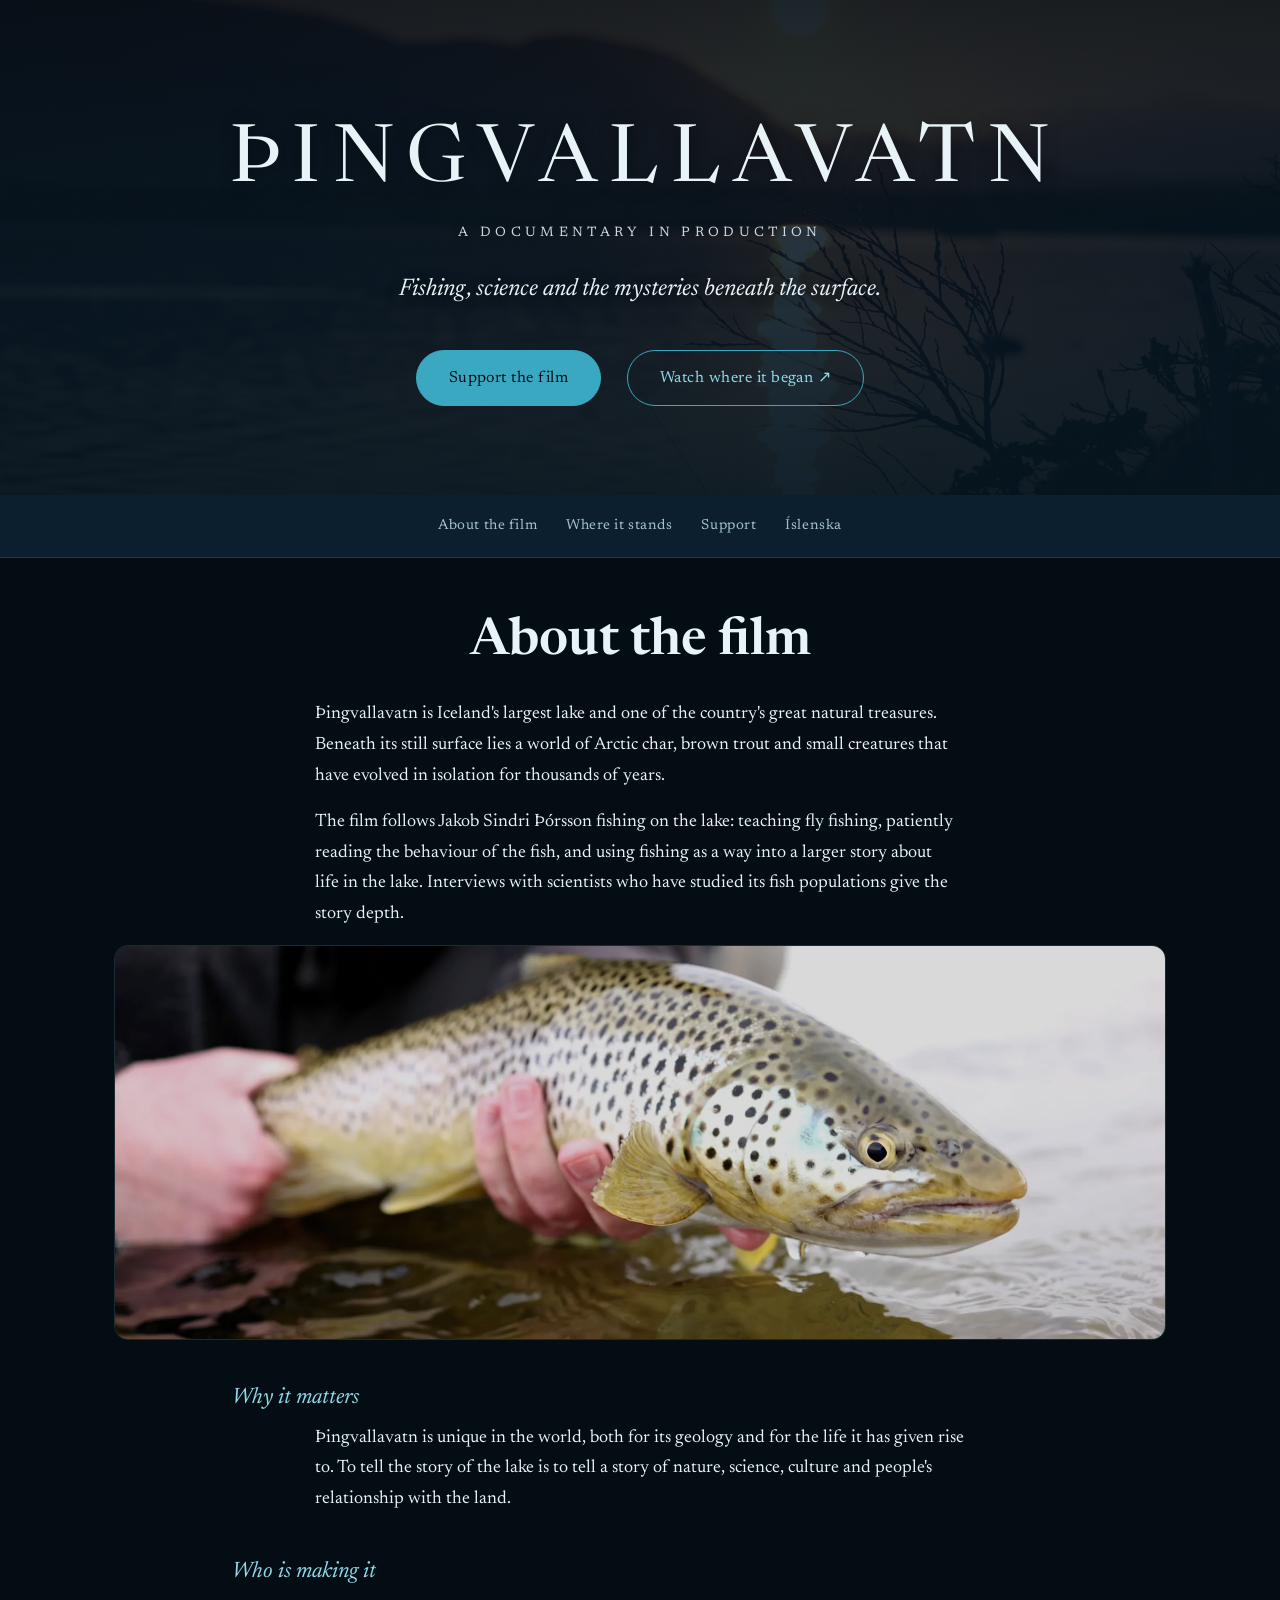
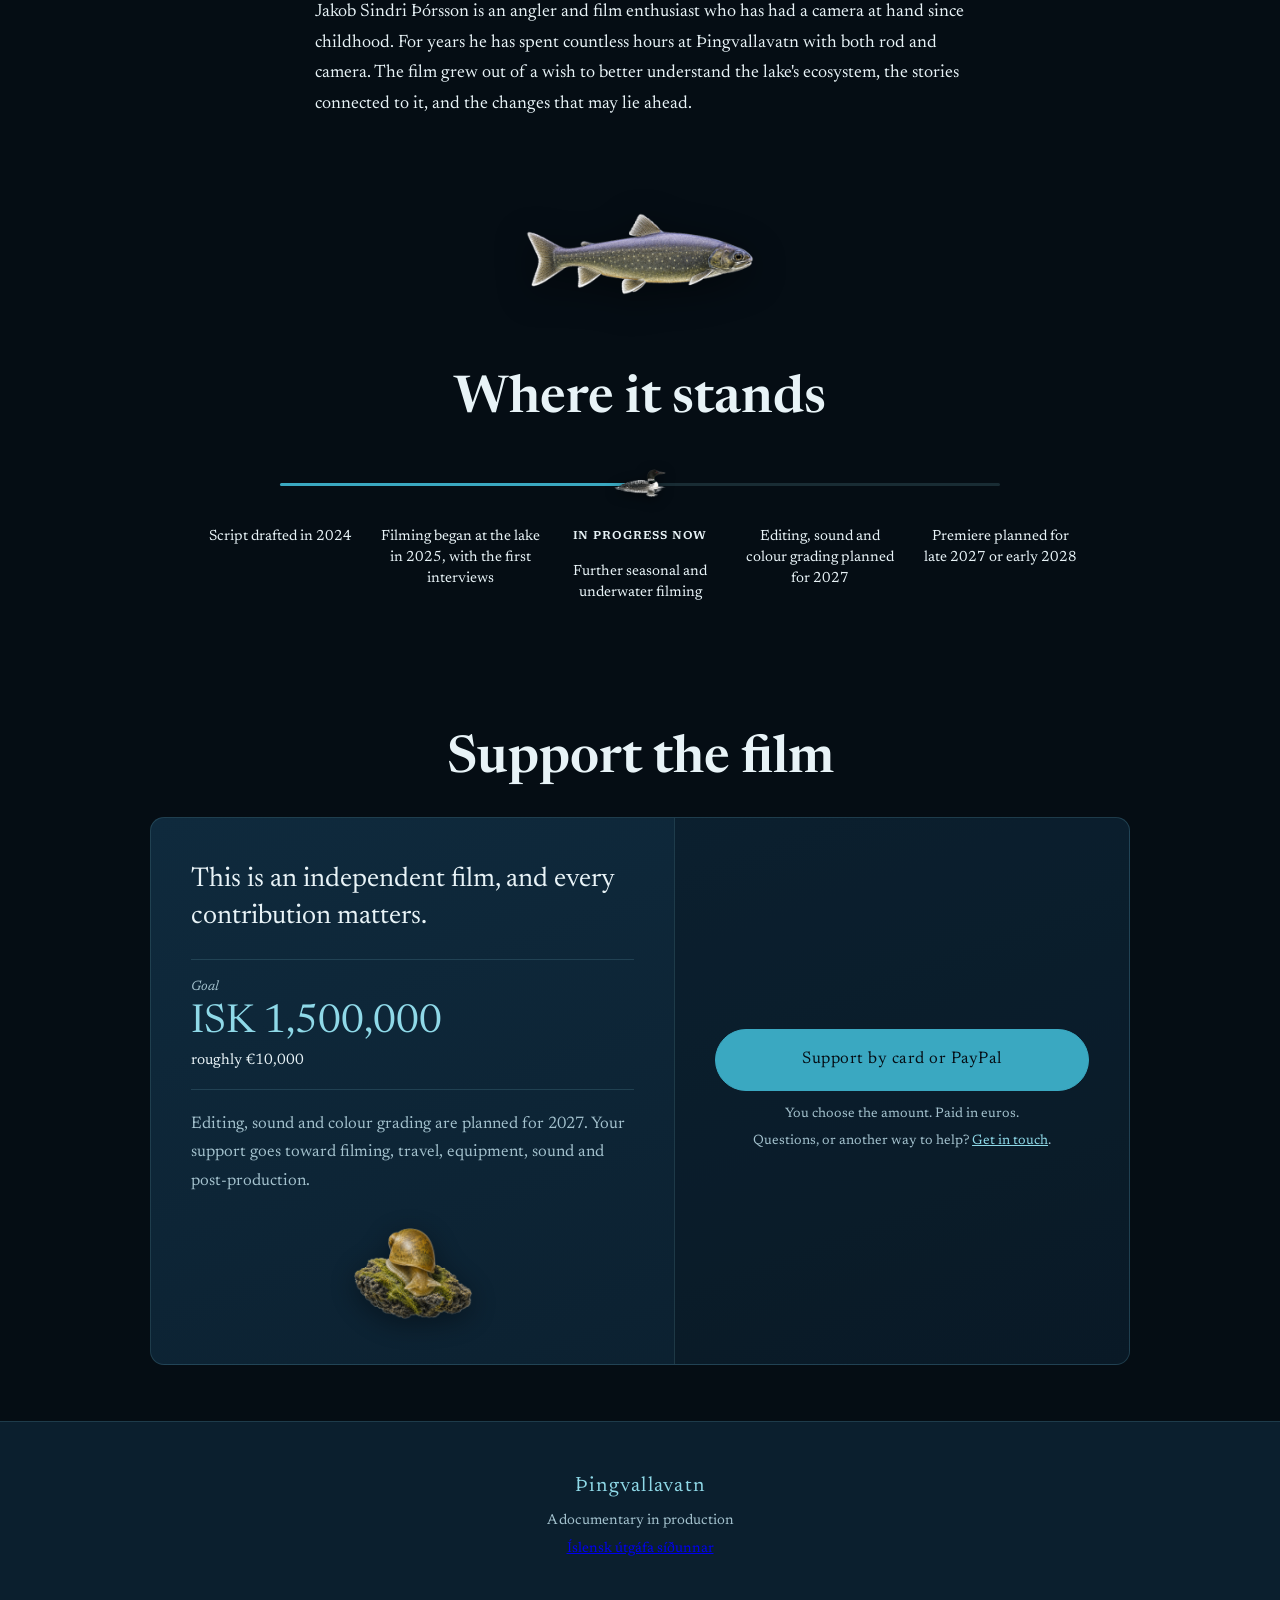
<file: site/en/index.html>
<!DOCTYPE html>
<html lang="en">
<head>
  <meta charset="UTF-8">
  <meta name="viewport" content="width=device-width, initial-scale=1.0">
  <meta name="referrer" content="strict-origin-when-cross-origin">
  <title>Þingvallavatn: a documentary in production</title>
  <meta name="description" content="An independent documentary about Þingvallavatn, Iceland's largest lake: fishing, science and the life beneath the surface. Support the film by card or PayPal.">

  <meta property="og:site_name" content="Þingvallavatn">
  <meta property="og:title" content="Þingvallavatn: a documentary in production">
  <meta property="og:description" content="Fishing, science and the mysteries beneath the surface of Iceland's largest lake.">
  <meta property="og:image" content="https://jakobsindri-lang.github.io/thingvallavatn-documentary/assets/images/web/og-forsida.jpg">
  <meta property="og:image:type" content="image/jpeg">
  <meta property="og:image:width" content="1200">
  <meta property="og:image:height" content="630">
  <meta property="og:url" content="https://jakobsindri-lang.github.io/thingvallavatn-documentary/en/">
  <meta property="og:type" content="website">
  <meta property="og:locale" content="en_GB">

  <meta name="twitter:card" content="summary_large_image">
  <meta name="twitter:title" content="Þingvallavatn: a documentary in production">
  <meta name="twitter:description" content="Fishing, science and the mysteries beneath the surface of Iceland's largest lake.">
  <meta name="twitter:image" content="https://jakobsindri-lang.github.io/thingvallavatn-documentary/assets/images/web/og-forsida.jpg">

  <link rel="alternate" hreflang="is" href="https://jakobsindri-lang.github.io/thingvallavatn-documentary/">
  <link rel="alternate" hreflang="en" href="https://jakobsindri-lang.github.io/thingvallavatn-documentary/en/">
  <link rel="icon" type="image/svg+xml" href="../assets/favicon.svg">
  <link rel="alternate icon" href="../assets/favicon.ico">
  <link rel="preconnect" href="https://fonts.googleapis.com">
  <link rel="preconnect" href="https://fonts.gstatic.com" crossorigin>
  <link rel="stylesheet" href="https://fonts.googleapis.com/css2?family=Newsreader:ital,opsz,wght@0,6..72,400;0,6..72,600;0,6..72,700;1,6..72,400&display=swap">
  <link rel="stylesheet" href="../style.css">
</head>
<body>
  <a class="skip-link" href="#about">Skip to content</a>

  <!-- A short English page for visitors from abroad: what the film is, where it stands, and how to support it.
       The Icelandic site is the full version; this page links back to it. -->
  <header class="hero hero-compact" id="hero">
    <div class="hero-content">
      <h1>Þingvallavatn</h1>
      <p class="hero-billing">A documentary in production</p>
      <p class="subtitle">Fishing, science and the mysteries beneath the surface.</p>
      <div class="hero-buttons">
        <a href="#support" class="button button-primary">Support the film</a>
        <a href="https://youtu.be/FMWEWH7FksA" class="button button-secondary" target="_blank" rel="noopener">Watch where it began ↗</a>
      </div>
    </div>
  </header>

  <nav class="site-nav">
    <a href="#about">About the film</a>
    <a href="#status">Where it stands</a>
    <a href="#support">Support</a>
    <a href="../" lang="is" hreflang="is" class="nav-crosslink">Íslenska</a>
  </nav>

  <main>
    <section class="section" id="about">
      <h2>About the film</h2>
      <p>
        Þingvallavatn is Iceland's largest lake and one of the country's great natural treasures.
        Beneath its still surface lies a world of Arctic char, brown trout and small creatures that
        have evolved in isolation for thousands of years.
      </p>
      <p>
        The film follows Jakob Sindri Þórsson fishing on the lake: teaching fly fishing, patiently
        reading the behaviour of the fish, and using fishing as a way into a larger story about life
        in the lake. Interviews with scientists who have studied its fish populations give the story depth.
      </p>

      <div class="section-banner">
        <picture>
          <source srcset="../assets/images/web/um-myndina-banner.webp" type="image/webp">
          <img src="../assets/images/web/um-myndina-banner.png" alt="Brown trout from Þingvallavatn" loading="lazy">
        </picture>
      </div>

      <h3 class="origin-heading">Why it matters</h3>
      <p class="origin-text">
        Þingvallavatn is unique in the world, both for its geology and for the life it has given rise to.
        To tell the story of the lake is to tell a story of nature, science, culture and people's
        relationship with the land.
      </p>

      <h3 class="origin-heading">Who is making it</h3>
      <p class="origin-text">
        Jakob Sindri Þórsson is an angler and film enthusiast who has had a camera at hand since childhood.
        For years he has spent countless hours at Þingvallavatn with both rod and camera. The film grew out
        of a wish to better understand the lake's ecosystem, the stories connected to it, and the changes
        that may lie ahead.
      </p>
    </section>

    <div class="section-divider" aria-hidden="true">
      <img src="../assets/illustrations/murta.png" alt="" width="540" height="198" loading="lazy">
    </div>

    <section class="section" id="status">
      <h2>Where it stands</h2>
      <ol class="progress-timeline">
        <li class="progress-step is-done">
          <p class="progress-status sr-only">Done:</p>
          <p class="progress-label">Script drafted in 2024</p>
        </li>
        <li class="progress-step is-done">
          <p class="progress-status sr-only">Done:</p>
          <p class="progress-label">Filming began at the lake in 2025, with the first interviews</p>
        </li>
        <li class="progress-step is-current">
          <img class="progress-current-icon" src="../assets/illustrations/himbrimi.png" alt="" aria-hidden="true" width="530" height="284" loading="lazy">
          <p class="progress-status">In progress now</p>
          <p class="progress-label">Further seasonal and underwater filming</p>
        </li>
        <li class="progress-step is-upcoming">
          <p class="progress-status sr-only">Coming up:</p>
          <p class="progress-label">Editing, sound and colour grading planned for 2027</p>
        </li>
        <li class="progress-step is-upcoming">
          <p class="progress-status sr-only">Coming up:</p>
          <p class="progress-label">Premiere planned for late 2027 or early 2028</p>
        </li>
      </ol>
    </section>

    <section class="section support-section" id="support">
      <h2>Support the film</h2>
      <div class="fund-panel">
        <div class="fund-why">
          <p class="fund-lead">This is an independent film, and every contribution matters.</p>
          <!-- First funding goal (no progress bar). Keep in sync with the Icelandic page. -->
          <p class="fund-goal">
            <span class="fund-goal-label">Goal</span>
            <span class="fund-goal-amount">ISK 1,500,000</span>
            <span class="fund-goal-for">roughly €10,000</span>
          </p>
          <p class="fund-text">
            Editing, sound and colour grading are planned for 2027. Your support goes toward filming,
            travel, equipment, sound and post-production.
          </p>
          <img class="fund-art" src="../assets/illustrations/vatnabobbi.png" alt="" width="520" height="400" aria-hidden="true" loading="lazy">
        </div>
        <div class="fund-how">
          <a href="https://www.paypal.com/ncp/payment/L2NRBYQLM6DH4" class="button button-primary fund-button" target="_blank" rel="noopener">
            Support by card or PayPal
          </a>
          <p class="fund-note">You choose the amount. Paid in euros.</p>
          <p class="fund-note">
            Questions, or another way to help?
            <a href="mailto:jakobsindri@gmail.com?subject=The%20%C3%9Eingvallavatn%20documentary">Get in touch</a>.
          </p>
        </div>
      </div>
    </section>
  </main>

  <footer class="site-footer">
    <div class="footer-frame">
      <div class="footer-content">
        <p class="footer-title">Þingvallavatn</p>
        <p>A documentary in production</p>
        <p><a href="../" lang="is" hreflang="is">Íslensk útgáfa síðunnar</a></p>
      </div>
    </div>
  </footer>
</body>
</html>
</file>
<file: site/style.css>
:root {
  --color-bg: #050d14;
  --color-bg-alt: #0b1f2e;
  --color-bg-card: #0f2a3d;
  --color-accent: #3aa8c1;
  --color-accent-light: #8fd9e8;
  --color-accent-soft: rgba(58, 168, 193, 0.15);
  --color-text: #e8f3f7;
  --color-text-muted: #a3c1cd;
  --color-warning: #d9665a;
  --color-warning-soft: rgba(217, 102, 90, 0.15);
  --max-width: 1100px;
  --radius: 14px;
  --border-soft: rgba(143, 217, 232, 0.15);
}

* {
  margin: 0;
  padding: 0;
  box-sizing: border-box;
}

html {
  scroll-behavior: smooth;
  -webkit-text-size-adjust: 100%;
  text-size-adjust: 100%;
}

body {
  font-family: 'Newsreader', Georgia, "Times New Roman", serif;
  font-optical-sizing: auto;
  background-color: var(--color-bg);
  color: var(--color-text);
  line-height: 1.65;
}

/* Fyrirsagnir brotna jafnt; meginmál forðast stök orð í síðustu línu */
h1, h2, h3 {
  text-wrap: balance;
}

p {
  text-wrap: pretty;
}

/* Tenglar á hluta (valmynd, „Fara beint í efni“) lenda fyrir neðan föstu valmyndina, ekki undir henni */
.section,
.video-embed {
  scroll-margin-top: 72px;
}

/* `hidden` á alltaf að fela, líka þegar klasi setur display: flex (t.d. dagahnappar veiðispár) */
[hidden] {
  display: none !important;
}

/* Hoppa yfir valmyndina með lyklaborði: falinn þar til hann fær fókus */
.skip-link {
  position: absolute;
  left: 1rem;
  top: 0;
  z-index: 100;
  padding: 0.7rem 1.1rem;
  background: var(--color-accent);
  color: var(--color-bg);
  border-radius: 0 0 8px 8px;
  text-decoration: none;
  transform: translateY(-110%);
  transition: transform 0.2s ease;
}

.skip-link:focus {
  transform: translateY(0);
  outline: 2px solid var(--color-text);
  outline-offset: 2px;
}

/* Hnappar erfa ekki letur sjálfkrafa — án þessa birtast þeir í kerfisletri */
button {
  font-family: inherit;
}

/* Hero */
.hero {
  position: relative;
  min-height: 100vh;
  display: flex;
  align-items: center;
  justify-content: center;
  text-align: center;
  background:
    linear-gradient(180deg, rgba(3, 9, 15, 0.8) 0%, rgba(10, 35, 52, 0.6) 45%, rgba(18, 58, 82, 0.7) 100%),
    url("assets/images/web/hero-sunset.webp");
  background-size: cover;
  background-position: center;
  background-repeat: no-repeat;
  overflow: hidden;
  padding: 6rem 1.5rem 4rem;
}
.hero-compact {
  min-height: 55vh;
}

/* Í síma á spáin að sjást sem fyrst: lægri hero á veiðisíðunni */
@media (max-width: 600px) {
  .hero.hero-compact {
    min-height: 34vh;
  }
}

.hero::after {
  content: "";
  position: absolute;
  inset: 0;
  /* Dekkra yfirborð svo texti yfir myndbandinu nái 4,5:1 birtuskilum óháð ramma (var 0,32 efst) */
  background: linear-gradient(to bottom, rgba(4, 15, 24, 0.5) 0%, rgba(4, 15, 24, 0.82) 100%);
  z-index: 1;
  pointer-events: none;
}

.hero-video {
  position: absolute;
  inset: 0;
  width: 100%;
  height: 100%;
  object-fit: cover;
  object-position: center;
  z-index: 0;
}

/* Mjór skjár á breiddina: sýna aðeins hægra megin við miðju (þar er bleikjan) */
@media (max-width: 480px) and (orientation: landscape) {
  .hero-video {
    object-position: 60% center;
  }
}
/* Sími á hæðina fær skorna útgáfu (herobleikjur-simi.mp4) sem er þegar miðjuð á réttan stað */

.hero-content {
  position: relative;
  z-index: 2;
  max-width: 900px;
  min-width: 0;
  margin: 0 auto;
}

/* Titill eins og á upphafsskilti kvikmyndar: hástafir, vítt bil, ljós texti, enginn ljómi.
   Skuggi með hliðrun heldur titlinum læsilegum yfir myndbandinu. */
/* Stærðin er valin svo ÞINGVALLAVATN (13 stafir með víðu bili, um 10,4em) komist í eina línu
   innan 900px reitsins á öllum breiddum. Aldrei brjóta orð í miðju: það gaf „ÞINGVALLAVAT / N“. */
.hero-content h1 {
  font-size: clamp(1.9rem, 6.2vw, 5rem);
  line-height: 1.05;
  text-transform: uppercase;
  letter-spacing: 0.16em;
  margin-right: -0.16em; /* vega upp bilið eftir síðasta staf svo titillinn sé sjónrænt miðjaður */
  font-weight: 400;
  color: var(--color-text);
  text-shadow: 0 2px 18px rgba(0, 0, 0, 0.45);
}

/* „Heimildamynd í þróun“ undir titlinum, eins og lína á kvikmyndaplakati */
.hero-billing {
  margin-top: 1.1rem;
  font-size: 0.85rem;
  text-transform: uppercase;
  letter-spacing: 0.32em;
  color: var(--color-text);
  opacity: 0.88;
  text-shadow: 0 1px 10px rgba(0, 0, 0, 0.5);
}

.hero-content .subtitle {
  margin-top: 1.6rem;
  font-size: clamp(1.1rem, 3vw, 1.5rem);
  color: var(--color-text);
  font-style: italic;
  text-shadow: 0 1px 12px rgba(0, 0, 0, 0.6);
}

.hero-buttons {
  margin-top: 2.5rem;
  display: flex;
  flex-wrap: wrap;
  align-items: center;
  justify-content: center;
  gap: 1rem 1.6rem;
}

.hero-lang {
  margin-top: 1.5rem;
}

/* ── Stillur: sex myndir í grind ── */
.stills-grid {
  list-style: none;
  margin: 0 auto;
  padding: 0;
  max-width: 1052px;
  display: grid;
  grid-template-columns: repeat(3, 1fr);
  gap: 1rem;
}

.still {
  display: block;
  width: 100%;
  padding: 0;
  border: none;
  background: none;
  color: inherit;
  text-align: left;
  cursor: zoom-in;
}

.still picture,
.still img {
  display: block;
  width: 100%;
}

.still img {
  aspect-ratio: 3 / 2;
  object-fit: cover;
  border-radius: var(--radius);
  border: 1px solid var(--border-soft);
  transition: filter 0.25s ease;
}

.still:hover img {
  filter: brightness(1.08);
}

.still:focus-visible {
  outline: 2px solid var(--color-accent);
  outline-offset: 4px;
  border-radius: var(--radius);
}

.still-caption {
  display: block;
  margin-top: 0.5rem;
  font-size: 0.88rem;
  font-style: italic;
  color: var(--color-text-muted);
}

@media (max-width: 760px) {
  .stills-grid {
    grid-template-columns: repeat(2, 1fr);
    gap: 0.75rem;
  }
}

.still-dialog {
  max-width: min(1200px, 94vw);
  max-height: 92vh;
  margin: auto;
  padding: 0;
  border: none;
  background: transparent;
  color: var(--color-text);
  overflow: visible;
}

.still-dialog::backdrop {
  background: rgba(3, 9, 15, 0.92);
}

.still-dialog figure {
  margin: 0;
}

.still-dialog img {
  display: block;
  max-width: 100%;
  max-height: 82vh;
  margin: 0 auto;
  border-radius: 8px;
}

.still-dialog figcaption {
  margin-top: 0.75rem;
  text-align: center;
  font-style: italic;
  color: var(--color-text-muted);
}

.still-dialog form {
  display: flex;
  justify-content: flex-end;
  margin-bottom: 0.5rem;
}

.still-close {
  width: 44px;
  height: 44px;
  border-radius: 50%;
  border: 1px solid var(--border-soft);
  background: rgba(5, 13, 20, 0.8);
  color: var(--color-text);
  font-size: 1.1rem;
  cursor: pointer;
}

.still-close:focus-visible {
  outline: 2px solid var(--color-accent);
  outline-offset: 2px;
}

/* Buttons */
.button {
  display: inline-block;
  padding: 0.85rem 2rem;
  border-radius: 999px;
  text-decoration: none;
  font-size: 1rem;
  letter-spacing: 0.03em;
  transition: background-color 0.3s ease, color 0.3s ease, border-color 0.3s ease;
  border: 1px solid transparent;
  cursor: pointer;
  font-family: inherit;
}

.button:focus-visible {
  outline: 2px solid var(--color-accent);
  outline-offset: 3px;
}

.button-primary {
  background-color: var(--color-accent);
  color: var(--color-bg);
  border-color: var(--color-accent);
}

.button-primary:hover {
  background-color: var(--color-accent-light);
  border-color: var(--color-accent-light);
}

/* Þriðja stigs hlekkur: minna áberandi en .button-secondary, t.d. "Fyrir veiðimenn" í hero */
.hero-link {
  display: inline-flex;
  align-items: center;
  gap: 0.3rem;
  color: var(--color-text);
  text-decoration: underline;
  text-underline-offset: 3px;
  text-decoration-color: var(--border-soft);
  font-size: 0.95rem;
  letter-spacing: 0.02em;
  transition: color 0.2s ease, text-decoration-color 0.2s ease;
}

.hero-link:hover {
  color: var(--color-accent-light);
  text-decoration-color: var(--color-accent-light);
}

.hero-link:focus-visible {
  outline: 2px solid var(--color-accent);
  outline-offset: 3px;
  border-radius: 2px;
}

.button-secondary {
  background-color: transparent;
  color: var(--color-accent-light);
  border-color: var(--color-accent);
}

.button-secondary:hover {
  background-color: var(--color-accent-soft);
  border-color: var(--color-accent-light);
}

/* Navigation */
.site-nav {
  display: flex;
  flex-wrap: wrap;
  justify-content: center;
  gap: 1.8rem;
  padding: 1.2rem 1rem;
  background-color: var(--color-bg-alt);
  position: sticky;
  top: 0;
  z-index: 10;
  border-bottom: 1px solid var(--border-soft);
}

.site-nav a {
  color: var(--color-text-muted);
  text-decoration: none;
  font-size: 0.9rem;
  letter-spacing: 0.04em;
  transition: color 0.3s ease;
}

.site-nav a:hover {
  color: var(--color-accent-light);
}
.site-nav a:focus-visible {
  color: var(--color-accent-light);
  outline: 2px solid var(--color-accent);
  outline-offset: 3px;
}

.nav-crosslink {
  display: inline-flex;
  align-items: center;
  gap: 0.4rem;
}

.nav-social {
  position: absolute;
  right: 1.5rem;
  top: 50%;
  transform: translateY(-50%);
  display: flex;
  align-items: center;
  gap: 0.75rem;
}

.nav-social-link {
  position: relative;
  display: flex;
  align-items: center;
  color: var(--color-text-muted);
  transition: color 0.2s;
  border-radius: 3px;
}

/* Táknin eru 20px en snertisvæðið um 40px, án þess að breyta útlitinu */
.nav-social-link::after {
  content: "";
  position: absolute;
  inset: -10px;
}
.nav-social-link:hover {
  color: var(--color-accent-light);
}
.nav-social-link:focus-visible {
  color: var(--color-accent-light);
  outline: 2px solid var(--color-accent);
  outline-offset: 3px;
}

/* Sections */
.section {
  max-width: var(--max-width);
  margin: 0 auto;
  padding: 3.5rem 1.5rem;
}

/* Hver hluti opnar á stórri, miðjaðri fyrirsögn í ljósum texta. Síðan er hugsuð á einum miðás,
   svo myndasafn og kort í fullri breidd raska ekki línum. Blágræni liturinn er geymdur fyrir
   tengla, hnappa og millifyrirsagnir. */
.section h2 {
  font-size: clamp(2rem, 5vw, 3.25rem);
  line-height: 1.1;
  color: var(--color-text);
  margin-bottom: 1.75rem;
  font-weight: 600;
  letter-spacing: 0;
  text-align: center;
}

/* Fyrirsagnir inni í spjöldum haldast miðjaðar eins og efnið í kring */
.support-card h2 {
  text-align: center;
}

.section p {
  margin-bottom: 1rem;
  color: var(--color-text);
  max-width: 70ch;
  margin-left: auto;
  margin-right: auto;
}

/* Lesmál: stærra letur í miðjuðum dálki (um 65 stafir á línu), vinstrijafnað innan hans svo
   lengri texti lesist vel. Stuttir inngangar eru miðjaðir eins og fyrirsögnin. */
.section > p:not([class]),
.section > .origin-text,
.section > .section-intro {
  font-size: 1.125rem;
  line-height: 1.7;
  max-width: 65ch;
  margin-left: auto;
  margin-right: auto;
  text-align: left;
}

.section > .section-intro {
  text-align: center;
}

/* Fyrsta málsgrein um myndina er inngangur, eins og opnunarorð í mynd: stærri og víðari */
#um-myndina > h2 + p {
  font-size: clamp(1.25rem, 2.2vw, 1.5rem);
  line-height: 1.55;
  max-width: 34em;
  margin-bottom: 2.5rem;
  text-align: center;
}

.section-intro {
  text-align: center;
  color: var(--color-text-muted);
  max-width: 60ch;
  margin: 0 auto 2.5rem;
}

.section > .section-intro {
  margin-bottom: 2.5rem;
}

/* Staða verkefnisins: framvindulína */
.progress-timeline {
  list-style: none;
  display: grid;
  grid-template-columns: repeat(5, 1fr);
  position: relative;
  max-width: 900px;
  margin: 2.5rem auto 0;
  padding: 0.9rem 0 0;
}

.progress-timeline::before,
.progress-timeline::after {
  content: "";
  position: absolute;
  top: 0.9rem;
  height: 3px;
  border-radius: 999px;
}

.progress-timeline::before {
  left: 10%;
  right: 10%;
  background: var(--border-soft);
}

.progress-timeline::after {
  left: 10%;
  width: 40%;
  background: var(--color-accent);
}

.progress-step {
  position: relative;
  display: flex;
  flex-direction: column;
  align-items: center;
  text-align: center;
  padding: 2.75rem 0.6rem 0;
}

/* Himbrimi kemur í staðinn fyrir punkt á "í vinnslu"-skrefinu — hin skrefin
   fá engan punkt, bara línuna sjálfa og textann. Staðsett með position:absolute
   svo nærvera/fjarvera myndarinnar hnikar ekki til textanum í hinum skrefunum. */
.progress-current-icon {
  position: absolute;
  top: 0;
  left: 50%;
  transform: translate(-50%, -50%);
  width: 52px;
  height: auto;
  filter: drop-shadow(0 3px 6px rgba(0, 0, 0, 0.55));
  z-index: 1;
}

.progress-status {
  font-size: 0.72rem;
  text-transform: uppercase;
  letter-spacing: 0.08em;
  font-weight: 600;
  color: var(--color-accent-light);
  margin: 0 0 0.4rem;
  max-width: none;
}

.progress-label {
  font-size: 0.92rem;
  color: var(--color-text-muted);
  line-height: 1.4;
  margin: 0;
  max-width: none;
}

.progress-step.is-done .progress-label,
.progress-step.is-current .progress-label {
  color: var(--color-text);
}

@media (max-width: 700px) {
  .progress-timeline {
    grid-template-columns: 1fr;
    gap: 1.6rem;
    max-width: 340px;
    padding: 0 0.5rem 0 3.25rem;
  }

  .progress-timeline::before,
  .progress-timeline::after {
    top: 0;
    left: 1.25rem;
    width: 3px;
    height: auto;
  }

  .progress-timeline::before {
    bottom: 0;
    right: auto;
  }

  .progress-timeline::after {
    height: 50%;
    width: 3px;
  }

  .progress-step {
    display: block;
    text-align: left;
    padding: 0;
  }

  .progress-current-icon {
    top: 50%;
    left: -2rem;
  }
}

/* Um höfundinn */
.author-layout {
  display: grid;
  grid-template-columns: 1.15fr 1fr;
  gap: 2.5rem;
  align-items: start; /* textinn byrjar strax undir fyrirsögninni (lóðrétt miðjun skildi eftir stórt autt bil) */
}

.author-text p {
  margin-left: 0;
  margin-right: 0;
  max-width: none;
}

.author-photos {
  display: grid;
  gap: 0.9rem;
  margin: 0;
}

.author-photo {
  display: block;
  width: 100%;
  height: auto;
  object-fit: cover;
  border-radius: var(--radius);
  border: 1px solid var(--border-soft);
}

.author-photo-main {
  aspect-ratio: 6 / 5;
  object-position: 48% 38%;
}

.author-photo-pair {
  display: grid;
  grid-template-columns: 1fr 1fr;
  gap: 0.9rem;
}

.author-photo-pair .author-photo {
  aspect-ratio: 4 / 3;
}

.author-photo-pair .author-photo:nth-child(1) {
  object-position: 50% 42%;
}

.author-photo-pair .author-photo:nth-child(2) {
  object-position: 40% 60%;
}

@media (max-width: 860px) {
  .author-layout {
    grid-template-columns: 1fr;
  }
}

/* Interactive map */
.map-section {
  max-width: 1280px;
}

.map-layout {
  display: grid;
  grid-template-columns: minmax(0, 1.45fr) minmax(280px, 0.55fr);
  gap: 1.5rem;
  align-items: stretch;
}

.map-frame,
.map-info {
  border: 1px solid var(--border-soft);
  border-radius: var(--radius);
  background-color: var(--color-bg-card);
}

.map-frame {
  overflow: hidden;
  min-height: 420px;
}

.interactive-map-svg {
  width: 100%;
  height: 100%;
  min-height: 420px;
  display: flex;
  align-items: center;
  justify-content: center;
  background:
    linear-gradient(180deg, rgba(143, 217, 232, 0.08), transparent 35%),
    var(--color-bg-alt);
}

.interactive-map-svg svg {
  width: 100%;
  height: 100%;
  min-height: 420px;
  display: block;
  overflow: hidden;
}

.interactive-map-svg .ornefni {
  display: none;
}

.interactive-map-svg .ornefni-halo {
  display: none;
}

.interactive-map-svg .map-point {
  cursor: pointer;
  fill: rgba(232, 243, 247, 0.88);
  stroke: #16313c;
  stroke-width: 1.5;
  outline: none;
  transition: fill 0.2s ease, stroke 0.2s ease, filter 0.2s ease, r 0.2s ease;
}

/* Ósýnilegt snertisvæði undir hverjum punkti; sveima yfir því lýsir punktinn upp */
.interactive-map-svg .map-hit {
  fill: transparent;
  stroke: none;
  cursor: pointer;
  pointer-events: all;
}

.interactive-map-svg .map-hit:hover + .map-point,
.interactive-map-svg .map-point:hover,
.interactive-map-svg .map-point:focus {
  fill: #ffffff;
  stroke: var(--color-accent);
  r: 5;
  filter: drop-shadow(0 0 5px rgba(143, 217, 232, 0.9));
}

.interactive-map-svg .map-point.is-active {
  fill: var(--color-accent);
  stroke: #ffffff;
  r: 6;
  filter: drop-shadow(0 0 7px rgba(143, 217, 232, 0.95));
}

.map-status {
  color: var(--color-text-muted);
  text-align: center;
  margin: 0;
}

.map-info {
  padding: 1.5rem;
  display: flex;
  flex-direction: column;
  min-height: 420px;
}

.map-kicker {
  color: var(--color-text-muted);
  font-size: 0.8rem;
  letter-spacing: 0.08em;
  margin: 0 0 0.35rem;
  text-transform: uppercase;
  max-width: none;
}

.map-info h3 {
  color: var(--color-accent-light);
  font-size: 1.55rem;
  font-weight: 400;
  margin-bottom: 0.75rem;
}

.map-info p {
  color: var(--color-text);
  font-size: 0.95rem;
  max-width: none;
  margin: 0 0 1rem;
}

.map-info #map-description a {
  color: var(--color-accent-light);
  text-decoration: none;
}

.map-info #map-description a:hover {
  text-decoration: underline;
}

.map-info #map-description ul {
  padding-left: 1.2rem;
  margin: 0 0 1rem;
}

.map-info #map-description li {
  margin-bottom: 0.4rem;
}

.map-info #map-description li:last-child {
  margin-bottom: 0;
}

.map-meta[hidden] {
  display: none;
}

.map-meta {
  display: grid;
  gap: 0.8rem;
  margin: 0.5rem 0 1.25rem;
}

.map-meta div {
  padding-top: 0.8rem;
  border-top: 1px solid var(--border-soft);
}

.map-meta dt {
  color: var(--color-text-muted);
  font-size: 0.78rem;
  letter-spacing: 0.07em;
  text-transform: uppercase;
}

.map-meta dd {
  color: var(--color-text);
  font-size: 0.95rem;
  margin-top: 0.2rem;
}

.map-place-list {
  display: flex;
  flex-direction: column;
  gap: 0.6rem;
  margin-top: auto;
}

.map-place-groups-row {
  display: flex;
  flex-wrap: wrap;
  gap: 0.5rem;
}

.map-place-children-row {
  display: flex;
  flex-wrap: wrap;
  align-items: center;
  gap: 0.4rem;
  margin-top: 0.6rem;
  padding: 0.6rem 0 0 1rem;
  border-top: 1px solid var(--border-soft);
  border-left: 2px solid var(--border-soft);
}

.map-place-children-row[hidden] {
  display: none;
}

.map-children-label {
  font-size: 0.72rem;
  color: var(--color-text-muted);
  opacity: 0.75;
  margin-right: 0.15rem;
}

.map-place-button {
  padding: 0.42rem 0.7rem;
  border-radius: 999px;
  border: 1px solid var(--border-soft);
  background-color: var(--color-bg-alt);
  color: var(--color-text-muted);
  font-family: inherit;
  font-size: 0.82rem;
  font-weight: 500;
  cursor: pointer;
  transition: background-color 0.2s ease, border-color 0.2s ease, color 0.2s ease;
}

.map-place-button:hover,
.map-place-button.is-active {
  background-color: var(--color-accent-soft);
  border-color: var(--color-accent);
  color: var(--color-accent-light);
}

.map-place-group-toggle[aria-expanded="true"] {
  background-color: var(--color-accent-soft);
  border-color: var(--color-accent);
  color: var(--color-accent-light);
}

.map-group-chevron {
  display: inline-block;
  transition: transform 0.18s ease;
}

.map-place-group-toggle[aria-expanded="true"] .map-group-chevron {
  transform: rotate(90deg);
}

.map-place-child {
  background-color: transparent;
  border-style: dashed;
  font-weight: 400;
  font-size: 0.76rem;
  padding: 0.3rem 0.6rem;
}

/* Sneak peek */
.video-embed {
  max-width: 800px;
  margin: 0 auto 0.75rem;
  aspect-ratio: 16 / 9;
  border-radius: var(--radius);
  overflow: hidden;
  border: 1px solid var(--border-soft);
  background-color: var(--color-bg-alt);
}

.video-embed iframe {
  width: 100%;
  height: 100%;
  display: block;
  border: none;
}

.video-fallback {
  text-align: center;
  font-size: 0.9rem;
  margin: 0 auto;
}

.video-fallback a {
  color: var(--color-accent-light);
  text-decoration: none;
}

.video-fallback a:hover {
  text-decoration: underline;
}

/* Gallery (Stillur) */
.section.gallery {
  max-width: none;
}

.sr-only {
  position: absolute;
  width: 1px;
  height: 1px;
  padding: 0;
  margin: -1px;
  overflow: hidden;
  clip: rect(0, 0, 0, 0);
  white-space: nowrap;
  border: 0;
}

.weather-grid {
  display: grid;
  grid-template-columns: repeat(auto-fit, minmax(100px, 1fr));
  gap: 0.75rem;
  margin-top: 1.5rem;
}

/* Í síma: fjórir dálkar (4 + 3) í stað þriggja, svo sjöundi dagurinn sitji ekki einn í neðstu röð */
@media (max-width: 600px) {
  .weather-grid {
    grid-template-columns: repeat(4, 1fr);
    gap: 0.5rem;
  }
  .weather-day {
    padding: 0.9rem 0.25rem;
  }
}

.weather-status {
  grid-column: 1 / -1;
  text-align: center;
  color: var(--color-text-muted);
  max-width: none;
}

.weather-status a {
  color: var(--color-accent-light);
}

.weather-day {
  display: flex;
  flex-direction: column;
  align-items: center;
  gap: 0.4rem;
  padding: 1.2rem 0.5rem;
  border-radius: var(--radius);
  background-color: var(--color-bg-card);
  border: 1px solid var(--border-soft);
  text-align: center;
}

.weather-date {
  font-size: 0.85rem;
  color: var(--color-accent-light);
  text-transform: capitalize;
}

/* Í síma brotnaði dagsetningin misjafnt (sumar í eina línu, aðrar í tvær): alltaf tvær línur, dagur yfir dagsetningu */
@media (max-width: 600px) {
  .weather-date {
    font-size: 0.78rem;
    line-height: 1.3;
    word-spacing: 100vw;
  }
}

.weather-icon {
  line-height: 0;
  color: var(--color-text);
}

.weather-icon svg {
  display: block;
  width: 2.5rem;
  height: 2.5rem;
}

.weather-temp {
  font-size: 1.2rem;
}

.weather-wind {
  font-size: 0.8rem;
  color: var(--color-text-muted);
}

.water-temp-widget {
  background: var(--color-bg-card);
  border: 1px solid var(--border-soft);
  border-radius: var(--radius);
  padding: 1.5rem 1.75rem;
  margin-top: 1.5rem;
}

.water-temp-current {
  text-align: center;
  margin-bottom: 1rem;
}

.water-temp-label {
  display: block;
  font-size: 0.75rem;
  text-transform: uppercase;
  letter-spacing: 0.12em;
  color: var(--color-text-muted);
  margin-bottom: 0.3rem;
}

.water-temp-value {
  font-size: 2.8rem;
  font-weight: 300;
  color: var(--color-accent-light);
  letter-spacing: -0.02em;
  line-height: 1;
}

.water-temp-time {
  font-size: 0.85rem;
  color: var(--color-text-muted);
}

.water-temp-chart-wrap {
  margin-top: 0.25rem;
  position: relative;
}

.wt-tooltip {
  position: absolute;
  background: rgba(8, 22, 32, 0.92);
  border: 1px solid rgba(143, 217, 232, 0.3);
  color: var(--color-accent-light);
  font-size: 0.8rem;
  padding: 0.28rem 0.65rem;
  border-radius: 6px;
  pointer-events: none;
  transform: translateX(-50%);
  white-space: nowrap;
  z-index: 5;
}

.water-temp-chart {
  width: 100%;
  height: auto;
  display: block;
}

.weather-source {
  text-align: center;
  font-size: 0.85rem;
  color: var(--color-text-muted);
  margin-top: 1rem;
}

.weather-source a {
  color: var(--color-accent-light);
  text-decoration: none;
}

.weather-source a:hover {
  text-decoration: underline;
}

.section-banner {
  position: relative;
  aspect-ratio: 16 / 6;
  overflow: hidden;
  border-radius: var(--radius);
  border: 1px solid var(--border-soft);
  margin-bottom: 2.5rem;
}

.section-banner img {
  width: 100%;
  height: 100%;
  object-fit: cover;
  display: block;
  filter: saturate(0.9) brightness(0.85);
}

.card {
  background-color: var(--color-bg-card);
  border: 1px solid var(--border-soft);
  border-radius: var(--radius);
  overflow: hidden;
  display: flex;
  flex-direction: column;
  transition: transform 0.3s ease, border-color 0.3s ease;
}

.card:hover {
  transform: translateY(-4px);
  border-color: var(--color-accent);
}

.card h3 {
  color: var(--color-accent-light);
  margin-bottom: 0.6rem;
  font-weight: 400;
  font-size: 1.1rem;
}

.card p {
  color: var(--color-text-muted);
  font-size: 0.95rem;
  margin-bottom: 0;
  max-width: none;
}

/* Partners */
.partner-logos {
  display: flex;
  flex-wrap: wrap;
  justify-content: center;
  align-items: center;
  gap: 1rem;
}

/* Samstarfsaðilar: hljóðlát lína undir styrkjaspjaldinu, ekki annar kassi sem keppir við það */
.partners-band {
  text-align: center;
  margin: 3rem auto 0;
  padding: 0;
  background: none;
  border: none;
  border-radius: var(--radius);
}

.section .partners-eyebrow {
  font-size: 0.95rem;
  font-style: italic;
  color: var(--color-text-muted);
  margin-bottom: 1rem;
}

/* Millifyrirsögn í lesmáli: skáletur í stað smárra hástafa, svo hún lesist sem fyrirsögn en ekki merkimiði */
.origin-heading {
  margin-top: 2.75rem;
  margin-bottom: 0.6rem;
  font-size: 1.4rem;
  font-style: italic;
  font-weight: 400;
  line-height: 1.3;
  color: var(--color-accent-light);
  text-align: left;
  /* situr á vinstri brún lesmálsdálksins fyrir neðan (65ch af 18px Newsreader ≈ 51rem) */
  max-width: 51rem;
  margin-left: auto;
  margin-right: auto;
}
.origin-text {
  margin-bottom: 1.2rem;
}

/* Minni merkjareitir: merkin eru inneign, ekki aðalatriði hlutans */
.partner-logo {
  background-color: #ffffff;
  border-radius: 10px;
  padding: 0.6rem 0.8rem;
  display: flex;
  align-items: center;
  justify-content: center;
  width: 104px;
  height: 104px;
  overflow: hidden;
}

.partner-logo img {
  width: 100%;
  height: auto;
  display: block;
  transition: transform 0.3s ease;
}

.partner-logo:hover img {
  transform: scale(1.05);
}

.partner-logo:focus-visible {
  outline: 2px solid var(--color-accent);
  outline-offset: 3px;
}

.partner-person {
  flex-direction: column;
  gap: 0.6rem;
  background-color: var(--color-bg-card);
  color: var(--color-text-muted);
  text-decoration: none;
  transition: background-color 0.2s ease, color 0.2s ease;
}

.partner-person:hover {
  background-color: var(--color-bg-alt);
  color: var(--color-text);
}

.partner-person img {
  width: 56px;
  height: 56px;
  border-radius: 50%;
  object-fit: cover;
  transition: transform 0.3s ease;
}

.partner-person:hover img {
  transform: scale(1.05);
}

.partner-person {
  width: auto;
  height: 104px;
  padding: 0.6rem 1rem;
  gap: 0.35rem;
}

.partner-person span {
  font-size: 0.8rem;
}

/* Forecast cards */
/* ── Leyfi og reglur: þrír dálkar í einu spjaldi (staflast í síma) ── */
.rules-panel {
  display: grid;
  grid-template-columns: repeat(3, 1fr);
  max-width: 1052px;
  margin: 0 auto;
  border: 1px solid var(--border-soft);
  border-radius: var(--radius);
  background: linear-gradient(160deg, var(--color-bg-card), var(--color-bg-alt));
  overflow: hidden;
}

.rules-col {
  padding: 1.75rem 1.6rem;
  min-width: 0;
}

.rules-col + .rules-col {
  border-left: 1px solid var(--border-soft);
}

.section .rules-col h3 {
  margin: 0 0 0.75rem;
  font-size: 1.15rem;
  font-weight: 400;
  font-style: italic;
  color: var(--color-accent-light);
}

.section .rules-col h3.rules-sub {
  margin-top: 1.5rem;
}

.section .rules-col p {
  margin: 0 0 0.9rem;
  max-width: none;
  font-size: 0.98rem;
  line-height: 1.6;
}

.section .rules-col .rules-small {
  font-size: 0.88rem;
  color: var(--color-text-muted);
}

.rules-col a:not(.button) {
  color: var(--color-accent-light);
}

.rules-buy {
  display: inline-block;
  margin: 0.2rem 0 0.9rem;
  padding: 0.7rem 1.4rem;
}

.rules-links,
.rules-list {
  margin: 0;
  padding: 0;
  list-style: none;
}

.rules-links li {
  font-size: 0.88rem;
  padding: 0.2rem 0;
}

.rules-list li {
  position: relative;
  padding: 0.45rem 0 0.45rem 1rem;
  font-size: 0.98rem;
  line-height: 1.5;
  border-bottom: 1px solid var(--border-soft);
}

.rules-list li::before {
  content: "";
  position: absolute;
  left: 0;
  top: 1.05em;
  width: 5px;
  height: 5px;
  border-radius: 50%;
  background: var(--color-warning);
}

.rules-periods {
  margin: 0 0 0.9rem;
}

.rules-periods > div {
  padding: 0.55rem 0;
  border-bottom: 1px solid var(--border-soft);
}

.rules-periods > div:first-child {
  border-top: 1px solid var(--border-soft);
}

.rules-periods dt {
  font-size: 0.95rem;
  font-variant-numeric: tabular-nums;
  color: var(--color-text);
}

.rules-periods dd {
  margin: 0.15rem 0 0;
  font-size: 0.9rem;
  color: var(--color-text-muted);
}

@media (max-width: 860px) {
  .rules-panel {
    grid-template-columns: 1fr;
  }
  .rules-col + .rules-col {
    border-left: none;
    border-top: 1px solid var(--border-soft);
  }
}

/* Lokuð veiðispá: ein þétt lína. Útskýring og „Gögn sótt“ eiga ekki við. */
#veidispa.is-closed .vsp-explainer,
#veidispa.is-closed #vsp-fetched-note {
  display: none !important;
}

.section .forecast-closed-line {
  margin: 0;
  max-width: none;
  font-size: 1.05rem;
  color: var(--color-text);
}

.section .forecast-closed-sub {
  margin: 0.35rem 0 0;
  max-width: none;
  font-size: 0.88rem;
  color: var(--color-text-muted);
}

.now-date {
  font-style: normal;
}

/* ── Núna við vatnið: yfirlit efst á veiðisíðunni ── */
.now-strip {
  padding-bottom: 0;
}

.section > h2.now-title {
  text-align: center;
  font-size: 1rem;
  font-weight: 400;
  font-style: italic;
  line-height: 1.4;
  color: var(--color-text-muted);
  margin-bottom: 0.9rem;
}

/* Þrír aðskildir hnappar, hver með sinn ramma (ekki eitt samskeytt spjald) */
.now-grid {
  display: grid;
  grid-template-columns: repeat(3, 1fr);
  gap: 0.9rem;
  margin: 0;
}

/* Hver reitur er hnappur sem opnar ítarefni fyrir neðan */
.now-item {
  display: flex;
  flex-direction: column;
  align-items: center;
  background: var(--color-bg-card);
  padding: 1.1rem 1.25rem 1rem;
  min-width: 0;
  border: 1px solid var(--border-soft);
  border-radius: var(--radius);
  color: inherit;
  text-align: center;
  cursor: pointer;
  transition: background-color 0.2s ease, border-color 0.2s ease;
}

.now-item:hover {
  background: #133349;
  border-color: rgba(143, 217, 232, 0.35);
}

/* Opinn hnappur: áherslulitur á ramma svo ljóst sé hvaða ítarefni er opið */
.now-item[aria-expanded="true"] {
  background: #16394f;
  border-color: var(--color-accent);
}

.now-item:focus-visible {
  outline: 2px solid var(--color-accent);
  outline-offset: 2px;
}

.now-label {
  font-size: 0.85rem;
  color: var(--color-accent-light);
}

.now-more {
  margin-top: 0.7rem;
  font-size: 0.8rem;
  color: var(--color-accent-light);
}

.now-chevron {
  display: inline-block;
  margin-left: 0.15rem;
  transition: transform 0.2s ease;
}

.now-item[aria-expanded="true"] .now-chevron {
  transform: rotate(90deg);
}

/* Ítarefnið: opnast beint undir reitunum, eitt í einu */
.now-details {
  margin-top: 0.75rem;
}

.now-detail {
  padding: 1.5rem 1.5rem 1.25rem;
  border: 1px solid var(--border-soft);
  border-radius: var(--radius);
  background: rgba(15, 42, 61, 0.45);
}

.section .now-detail h3 {
  font-size: 1.25rem;
  font-weight: 400;
  font-style: italic;
  color: var(--color-text);
  margin-bottom: 1rem;
}

/* Nýjasta gildið stendur nú þegar á reitnum; ítarefnið sýnir bara grafið */
.now-detail .water-temp-current {
  display: none;
}

/* Græjurnar höfðu sinn eigin ramma; inni í ítarefninu væri það kassi í kassa */
.now-detail .weather-grid {
  margin-top: 0;
}

.now-detail .water-temp-widget,
.now-detail .moon-widget {
  margin-top: 0;
  padding: 0;
  background: none;
  border: none;
}

.now-value {
  display: flex;
  align-items: center;
  gap: 0.4rem;
  margin-top: 0.35rem;
  font-size: clamp(1.6rem, 4vw, 2.2rem);
  line-height: 1.1;
  font-variant-numeric: tabular-nums;
  color: var(--color-text);
}

.now-icon {
  display: inline-flex;
  color: var(--color-text);
}

.now-icon svg {
  width: 1.1em;
  height: 1.1em;
}

.now-sub {
  margin-top: 0.3rem;
  font-size: 0.85rem;
  color: var(--color-text-muted);
}

@media (max-width: 600px) {
  .now-grid {
    gap: 0.5rem;
  }
  .now-item {
    padding: 0.85rem 0.5rem 0.85rem;
  }
  .now-sub,
  .now-more {
    font-size: 0.75rem;
  }
  .now-detail {
    padding: 1.1rem 0.75rem 1rem;
  }
}

.forecast-closed {
  margin-top: 0.5rem;
  padding: 1.1rem 1.5rem;
  border-radius: var(--radius);
  background: var(--color-bg-card);
  border: 1px solid var(--border-soft);
  text-align: center;
}

.forecast-closed h3 {
  color: var(--color-accent-light);
  font-weight: 400;
  margin-bottom: 0.75rem;
}

.forecast-closed p {
  color: var(--color-text-muted);
  font-size: 0.95rem;
  max-width: none;
}

.forecast-closed p + p {
  margin-top: 0.75rem;
}

.forecast-closed a {
  color: var(--color-accent-light);
}

.forecast-closed .forecast-countdown {
  color: var(--color-text);
}

.forecast-loading {
  margin-top: 1.5rem;
  text-align: center;
}

.forecast-result {
  margin-top: 1.5rem;
}

/* Dagaveljari fyrir veiðispá */
.vsp-day-tabs {
  display: flex;
  justify-content: center;
  gap: 0.5rem;
  margin-top: 1.5rem;
}

.vsp-day-tab {
  font: inherit;
  font-size: 0.85rem;
  color: var(--color-text-muted);
  background: var(--color-bg-card);
  border: 1px solid var(--border-soft);
  border-radius: 999px;
  padding: 0.4rem 1.1rem;
  cursor: pointer;
  transition: background 0.2s, border-color 0.2s, color 0.2s;
}

.vsp-day-tab:hover {
  border-color: var(--color-accent);
  color: var(--color-text);
}

.vsp-day-tab.is-active {
  background: var(--color-accent-soft);
  border-color: var(--color-accent);
  color: var(--color-accent-light);
  font-weight: 600;
}

.vsp-day-tab:focus-visible {
  outline: 2px solid var(--color-accent);
  outline-offset: 2px;
}

.forecast-data-note {
  font-size: 0.8rem;
  color: var(--color-text-muted);
  text-align: center;
  margin-top: 1rem;
  margin-bottom: 0;
  max-width: none;
}

.vsp-explainer {
  margin-top: 1.5rem;
  text-align: center;
}

.vsp-explainer summary {
  cursor: pointer;
  color: var(--color-accent-light);
  font-size: 0.9rem;
  font-weight: 500;
}

.vsp-explainer p {
  margin-top: 0.75rem;
  text-align: left;
}

/* ── Veiðispá tafla ────────────────────────────────────────────────────── */

.vsp-wrap {
  overflow-x: auto;
  margin-top: 1.25rem;
}

.vsp-table {
  width: 100%;
  border-collapse: collapse;
}

.vsp-th-label {
  width: 7.5rem;
}

.vsp-th {
  text-align: center;
  padding: 0.5rem 0.5rem 0.75rem;
  border-bottom: 1px solid var(--border-soft);
  transition: background 0.2s;
}

.vsp-th.is-current {
  background: rgba(143, 217, 232, 0.08);
}

.vsp-col-name {
  display: block;
  font-size: 0.78rem;
  font-weight: 500;
  color: var(--color-text-muted);
}

.vsp-th.is-current .vsp-col-name {
  color: var(--color-accent-light);
}

.vsp-col-range {
  display: block;
  font-size: 0.67rem;
  color: var(--color-text-muted);
  opacity: 0.6;
}

.vsp-row {
  border-bottom: 1px solid var(--border-soft);
}

.vsp-row-last {
  border-bottom: none;
}

.vsp-row-label {
  font-size: 0.82rem;
  color: var(--color-text-muted);
  padding: 0.6rem 0.75rem 0.6rem 0;
  white-space: nowrap;
  vertical-align: middle;
}

.vsp-row-icon {
  display: block;
  width: 68px;
  height: auto;
}

.vsp-cell {
  text-align: center;
  padding: 0.5rem 0.4rem;
  vertical-align: middle;
  transition: background 0.2s;
}

.vsp-cell.is-current {
  background: rgba(143, 217, 232, 0.08);
}

/* Fish icons */
.fish {
  display: inline-block;
  font-size: 1.05rem;
  line-height: 1;
  margin: 0 0.05rem;
}

.fish.dull {
  filter: grayscale(1);
  opacity: 0.15;
}

.fish.bright.fish-red    { filter: sepia(1) saturate(8) hue-rotate(330deg); }
.fish.bright.fish-yellow { filter: sepia(1) saturate(5) hue-rotate(15deg); }
.fish.bright.fish-green  { filter: sepia(1) saturate(7) hue-rotate(80deg); }

/* Aðstæður */
.vsp-cell-cond {
  font-size: 0.8rem;
  font-weight: 500;
  padding: 0.3rem 0.1rem;
}

.cond-bad  { color: #e05c5c; }
.cond-ok   { color: #c9a030; }
.cond-good { color: var(--color-accent-light); }

@media (max-width: 560px) {
  .vsp-th-label  { width: 4rem; }
  .vsp-row-label { font-size: 0.7rem; padding-right: 0.3rem; }
  .vsp-row-icon  { width: 40px; }
  .fish          { font-size: 0.5rem; margin: 0 0.01rem; }
  .vsp-col-name  { font-size: 0.66rem; }
  .vsp-col-range { font-size: 0.56rem; }
  .vsp-cell-cond { font-size: 0.62rem; }
  .vsp-th, .vsp-cell { padding-left: 0.15rem; padding-right: 0.15rem; }
}

@media (max-width: 360px) {
  .vsp-th-label  { width: 3.2rem; }
  .vsp-row-icon  { width: 32px; }
  .fish          { font-size: 0.42rem; }
  .vsp-col-name  { font-size: 0.6rem; }
  .vsp-cell-cond { font-size: 0.56rem; }
}

/* Moon widget */
.moon-widget {
  display: flex;
  justify-content: center;
  margin: 1.5rem auto 0;
  padding: 2rem 1.5rem;
  background: var(--color-bg-card);
  border: 1px solid var(--border-soft);
  border-radius: var(--radius);
  max-width: 640px;
}

.moon-wheel-inner {
  position: relative;
  width: 513px;
  max-width: 100%;
}

.moon-wheel-svg svg {
  display: block;
  width: 100%;
  height: auto;
}

.moon-wheel-center {
  position: absolute;
  top: 50%;
  left: 50%;
  transform: translate(-50%, -50%);
  width: 163px;
  text-align: center;
}

.moon-today-dot {
  cursor: pointer;
}

.moon-tooltip {
  position: absolute;
  background: rgba(8, 22, 32, 0.92);
  border: 1px solid rgba(143, 217, 232, 0.3);
  color: var(--color-accent-light);
  font-size: 0.8rem;
  padding: 0.28rem 0.65rem;
  border-radius: 6px;
  pointer-events: none;
  transform: translate(-50%, calc(-100% - 10px));
  white-space: nowrap;
  z-index: 5;
}

.moon-phase-name {
  font-size: 1rem;
  font-weight: 400;
  color: var(--color-accent-light);
  letter-spacing: 0.02em;
  margin-bottom: 0.5rem;
}

.moon-wheel-stat {
  font-size: 0.76rem;
  color: var(--color-text-muted);
  margin-top: 0.25rem;
}

.moon-wheel-stat b {
  color: var(--color-text);
  font-weight: 500;
}

@media (max-width: 600px) {
  .moon-widget {
    padding: 1.5rem 1rem;
  }

  .moon-wheel-inner {
    width: 405px;
  }

  .moon-wheel-center {
    width: 138px;
  }
}

/* Á mjóum skjám er ekki pláss fyrir textann inni í hjólinu (hann skarast við tunglmyndirnar):
   textinn fer undir hjólið í staðinn */
@media (max-width: 440px) {
  .moon-wheel-center {
    position: static;
    transform: none;
    width: auto;
    margin-top: 1rem;
  }
}

.moon-photo-credit {
  font-size: 0.72rem;
  color: var(--color-text-muted);
  opacity: 0.55;
  text-align: center;
  margin: 0.5rem 0 0;
}

.moon-photo-credit a {
  color: inherit;
}

/* Footer */
.site-footer {
  position: relative;
  overflow: hidden;
  text-align: center;
  padding: 3rem 1.5rem;
  color: var(--color-text-muted);
  font-size: 0.9rem;
  border-top: 1px solid var(--border-soft);
  background-color: var(--color-bg-alt);
}

.footer-lake {
  position: absolute;
  top: 50%;
  left: 50%;
  transform: translate(-50%, -50%);
  z-index: 0;
  color: var(--color-accent);
  opacity: 0.07;
  pointer-events: none;
}
.footer-lake svg {
  display: block;
  width: 170px;
  height: auto;
}

.footer-content {
  position: relative;
  z-index: 1;
}

/* Sama breidd og restin af meginefninu (.section), svo skrautfiskarnir
   fylgi þeim ramma í stað þess að reka út í horn á mjög breiðum skjám. */
.footer-frame {
  position: relative;
  max-width: var(--max-width);
  margin: 0 auto;
}

/* Bleikja/storurriði: vísa hvor að annarri sitt hvorum megin við
   footer-innihaldið. Aðeins á stærri skjám, of þröngt á síma. */
.footer-fish {
  display: none;
}

@media (min-width: 700px) {
  .footer-fish {
    display: block;
    position: absolute;
    top: 50%;
    transform: translateY(-50%);
    width: 130px;
    height: auto;
    z-index: 0;
    filter: drop-shadow(0 8px 16px rgba(0, 0, 0, 0.5));
  }

  .footer-fish-left {
    left: 0;
  }

  .footer-fish-right {
    right: 0;
  }
}

.footer-title {
  font-size: 1.3rem;
  color: var(--color-accent-light);
  letter-spacing: 0.06em;
  margin-bottom: 0.5rem;
}

.site-footer p {
  margin-bottom: 0.3rem;
  max-width: none;
}

.footer-contact {
  display: inline-block;
  margin: 1rem 0;
}

.footer-social {
  display: flex;
  justify-content: center;
  gap: 1.6rem;
  margin: 0.8rem 0;
}

/* Táknin eru 22px; padding gefur 44px snertisvæði, neikvæð spássía heldur útlitinu óbreyttu */
.footer-social a {
  display: block;
  padding: 11px;
  margin: -11px;
  color: var(--color-text-muted);
  transition: color 0.2s;
}

.footer-social a:hover {
  color: var(--color-accent-light);
}

.social-icon {
  width: 22px;
  height: 22px;
  display: block;
}

@media (max-width: 1024px) {
  /* Ein lína sem má fletta til hliðar, í stað 2–3 lína sem sátu fastar efst
     (á síma um fimmtungur skjásins). Undir ~1000px rákust samfélagsmiðlatáknin
     (position: absolute) líka á valmyndartenglana. */
  .site-nav {
    flex-wrap: nowrap;
    justify-content: flex-start;
    justify-content: safe center; /* miðjað ef það kemst fyrir, annars byrjað vinstra megin */
    align-items: center;
    gap: 1.25rem;
    padding: 0.8rem 1rem;
    overflow-x: auto;
    overscroll-behavior-x: contain;
    scrollbar-width: none;
    /* Vísbending um að valmyndin flettist: ljós skuggi birtist við þann jaðar sem meira efni er handan við.
       "local"-lögin hylja skuggann þegar komið er að enda; "scroll"-lögin eru skugginn sjálfur. */
    background:
      linear-gradient(to right, var(--color-bg-alt) 40%, rgba(11, 31, 46, 0)) left center / 48px 100% no-repeat local,
      linear-gradient(to left, var(--color-bg-alt) 40%, rgba(11, 31, 46, 0)) right center / 48px 100% no-repeat local,
      linear-gradient(to right, rgba(143, 217, 232, 0.22), rgba(143, 217, 232, 0)) left center / 22px 100% no-repeat scroll,
      linear-gradient(to left, rgba(143, 217, 232, 0.22), rgba(143, 217, 232, 0)) right center / 22px 100% no-repeat scroll,
      var(--color-bg-alt);
  }
  .site-nav::-webkit-scrollbar {
    display: none;
  }
  .site-nav a {
    flex: none;
    white-space: nowrap;
  }

  .nav-social {
    position: static;
    transform: none;
    flex: none;
    padding-right: 1.5rem;
  }
}

@media (max-width: 600px) {
  /* Samstarfsmerkin í einni röð í stað þriggja stórra, staflaðra reita */
  .partner-logos {
    gap: 0.6rem;
  }
  .partner-logo {
    width: 76px;
    height: 76px;
    padding: 0.45rem;
  }
  .partner-person {
    width: auto;
    height: 76px;
    flex-direction: row;
    gap: 0.6rem;
    padding: 0.45rem 0.9rem 0.45rem 0.45rem;
  }
  .partner-person img {
    width: 44px;
    height: 44px;
  }

  .section {
    padding: 2.5rem 1rem;
  }

  .hero {
    padding: 4rem 1.2rem 3rem;
  }

  .hero-buttons {
    flex-direction: column;
    align-items: stretch;
  }

  .hero-buttons .button {
    text-align: center;
  }

  .hero-buttons .hero-link {
    align-self: center;
  }
}

@media (max-width: 860px) {
  .map-layout {
    grid-template-columns: 1fr;
  }

  .map-frame,
  .interactive-map-svg,
  .interactive-map-svg svg {
    min-height: 360px;
  }

  .map-info {
    min-height: 0;
  }
}

/* ── Support cards ── */
/* ── Styrkja verkefnið: eitt spjald ──────────────────────────────────────────
   Af hverju (vinstri) og hvernig (hægri), aðskilin með einni línu. Ein leturrödd á hvorri hlið,
   ein aðalaðgerð (PayPal) og millifærslan sem hljóðlát aukaleið. Í síma staflast í sömu röð. */
.fund-panel {
  display: grid;
  grid-template-columns: 1.15fr 1fr;
  max-width: 980px;
  margin: 0 auto;
  border: 1px solid var(--border-soft);
  border-radius: var(--radius);
  background: linear-gradient(160deg, var(--color-bg-card), var(--color-bg-alt));
  overflow: hidden;
}

.fund-why,
.fund-how {
  padding: 2.75rem 2.5rem;
}

.fund-why {
  display: flex;
  flex-direction: column;
}

.fund-how {
  display: flex;
  flex-direction: column;
  justify-content: center;
  border-left: 1px solid var(--border-soft);
  background: rgba(5, 13, 20, 0.28);
}

.section .fund-lead {
  margin: 0 0 1rem;
  max-width: none;
  font-size: clamp(1.35rem, 2.4vw, 1.7rem);
  line-height: 1.35;
  color: var(--color-text);
}

/* Markmiðið: stærsta talan í spjaldinu, svo gefandi sjái strax hvað verið er að safna fyrir */
.section .fund-goal {
  display: flex;
  flex-direction: column;
  gap: 0.15rem;
  margin: 0.5rem 0 1.25rem;
  padding: 1rem 0;
  max-width: none;
  border-top: 1px solid var(--border-soft);
  border-bottom: 1px solid var(--border-soft);
}

.fund-goal-label {
  font-size: 0.85rem;
  font-style: italic;
  color: var(--color-text-muted);
}

.fund-goal-amount {
  font-size: clamp(1.9rem, 3.6vw, 2.5rem);
  line-height: 1.1;
  font-variant-numeric: tabular-nums;
  color: var(--color-accent-light);
}

.fund-goal-for {
  font-size: 0.95rem;
  color: var(--color-text);
}

.section .fund-text {
  margin: 0;
  max-width: 34em;
  font-size: 1.05rem;
  line-height: 1.7;
  color: var(--color-text-muted);
}

.fund-art {
  width: 120px;
  height: auto;
  margin: auto auto 0;   /* sest neðst í vinstri hlutanum, miðjaður */
  padding-top: 2rem;
  opacity: 0.9;
  filter: drop-shadow(0 6px 14px rgba(0, 0, 0, 0.45));
}

.fund-button {
  display: block;
  width: 100%;
  text-align: center;
  font-size: 1.05rem;
  padding: 1rem 1.5rem;
}

.section .fund-note {
  margin: 0.75rem 0 0;
  max-width: none;
  font-size: 0.85rem;
  color: var(--color-text-muted);
  text-align: center;
}

.section .fund-note + .fund-note {
  margin-top: 0.25rem;
}

.fund-note a {
  color: var(--color-accent-light);
}

.fund-transfer {
  margin-top: 2rem;
  padding-top: 1.5rem;
  border-top: 1px solid var(--border-soft);
}

.section .fund-transfer-title {
  margin: 0 0 0.75rem;
  max-width: none;
  font-size: 0.95rem;
  color: var(--color-text);
}

.fund-account {
  margin: 0;
}

/* Merking og gildi á sömu línu: les eins og millifærsluform í heimabanka */
.fund-account-row {
  display: flex;
  align-items: center;
  justify-content: space-between;
  gap: 1rem;
  padding: 0.45rem 0;
}

.fund-account-row dt {
  font-size: 0.85rem;
  color: var(--color-text-muted);
}

.fund-account-row dd {
  margin: 0;
  display: flex;
  align-items: center;
  gap: 0.6rem;
  font-size: 1rem;
  font-variant-numeric: tabular-nums;
  color: var(--color-accent-light);
}

@media (max-width: 800px) {
  .fund-panel {
    grid-template-columns: 1fr;
  }
  .fund-why,
  .fund-how {
    padding: 2rem 1.5rem;
  }
  .fund-how {
    border-left: none;
    border-top: 1px solid var(--border-soft);
  }
  .fund-art {
    display: none; /* í síma fer greiðslan beint á eftir textanum; teikningin birtist í tölvu */
  }
}

.support-card {
  background: linear-gradient(160deg, var(--color-bg-card), var(--color-bg-alt));
  border: 1px solid var(--border-soft);
  border-radius: var(--radius);
  padding: 1.8rem 1.6rem;
  text-align: center;
}

.support-card h3 {
  color: var(--color-accent-light);
  font-weight: 400;
  font-size: 1.1rem;
  margin-bottom: 0.9rem;
}

.support-card > a.button {
  display: table;
  margin: 0.4rem auto 0;
}

/* Stærra ósýnilegt snertisvæði (um 40px) í kringum litla afritunarhnappinn */
.copy-btn::after {
  content: "";
  position: absolute;
  inset: -9px;
}

.copy-btn {
  position: relative;
  display: flex;
  align-items: center;
  background: none;
  border: 1px solid var(--border-soft);
  border-radius: 4px;
  padding: 0.2rem 0.3rem;
  color: var(--color-text-muted);
  cursor: pointer;
  line-height: 1;
  transition: border-color 0.15s, color 0.15s;
}
.copy-btn:hover,
.copy-btn:focus-visible {
  border-color: var(--color-accent);
  color: var(--color-accent-light);
  outline: none;
}
.copy-btn.copied::before,
.copy-btn.copy-failed::before {
  position: absolute;
  bottom: calc(100% + 8px);
  left: 50%;
  transform: translateX(-50%);
  padding: 0.25rem 0.55rem;
  border-radius: 6px;
  background: var(--color-bg);
  border: 1px solid var(--color-accent);
  color: var(--color-text);
  font-size: 0.75rem;
  white-space: nowrap;
  pointer-events: none;
}

.copy-btn.copied::before {
  content: "Afritað";
}

.copy-btn.copy-failed::before {
  content: "Afritun tókst ekki";
  border-color: var(--color-warning);
}

.copy-btn.copied {
  border-color: var(--color-accent);
  color: var(--color-accent);
}

/* ── Illustrated accents ── */

@keyframes illus-fadein { from { opacity: 0; } to { opacity: 1; } }

/* Murtan undir texta höfundar: miðjuð í textadálknum, hluti af hlutanum en ekki sér skilrúm */
.author-murta {
  display: block;
  width: 200px;
  max-width: 60%;
  height: auto;
  margin: 4rem auto 0;
  filter: drop-shadow(0 8px 18px rgba(0, 0, 0, 0.45));
}

/* Single illustration used as a divider between sections */
.section-divider {
  display: flex;
  justify-content: center;
  padding: 1.25rem 1.5rem;
  opacity: 0;
  animation: illus-fadein 1.8s 0.2s ease-out forwards;
}
.section-divider img {
  display: block;
  width: 230px;
  max-width: 55%;
  height: auto;
  filter: drop-shadow(0 8px 18px rgba(0, 0, 0, 0.45));
}

@media (prefers-reduced-motion: reduce) {

  .section-divider {
    opacity: 1;
    animation: none;
  }
}

@media (max-width: 600px) {
  .section-divider { padding: 1rem 1.5rem; }
  .section-divider img { width: 170px; }
  .footer-lake svg { width: 130px; }
}
</file>
